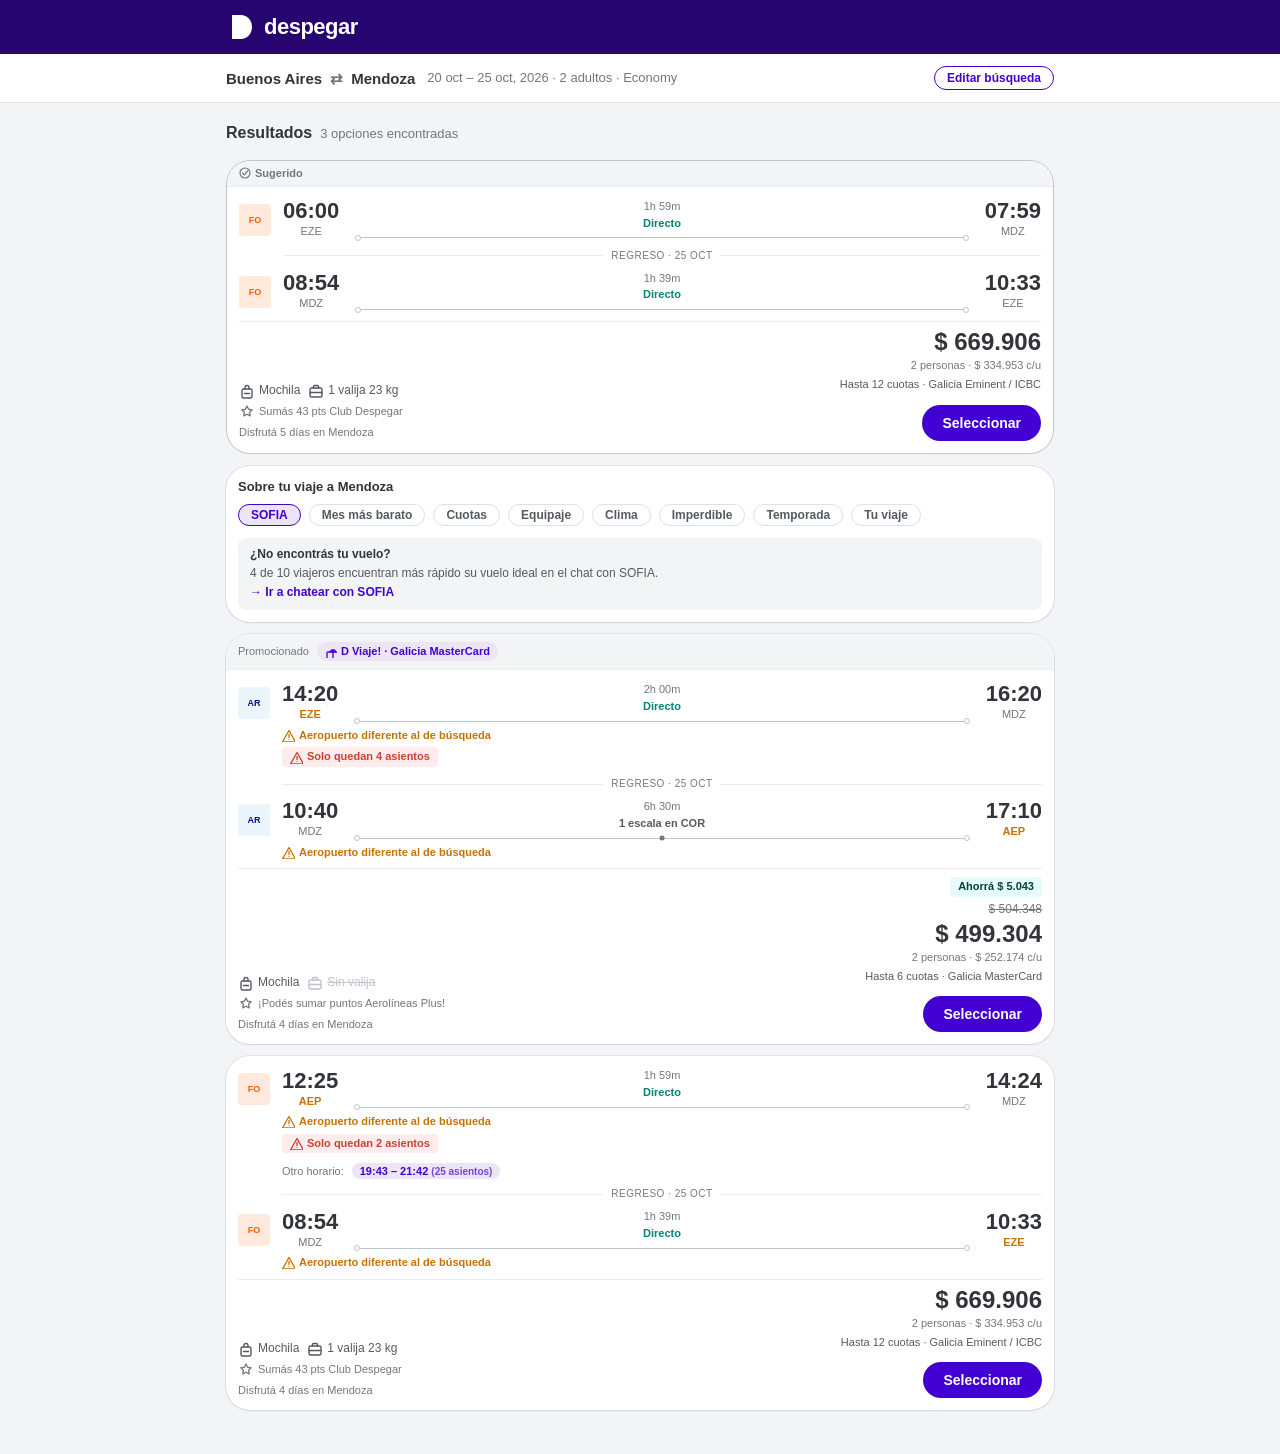
<file: index.html>
<!DOCTYPE html>
<html lang="es">
<head>
  <meta charset="UTF-8">
  <meta name="viewport" content="width=device-width, initial-scale=1.0">
  <title>Vuelos BUE → MDZ | Despegar</title>
  <style>
    /* ─── EVA UI CSS Custom Properties ─── */
    :root {
      --brand-primary-4: #270570;
      --brand-primary-3: #4300D2;
      --brand-primary-2: #A780FF;
      --brand-primary-1: #EBE5F5;
      --brand-secondary-3: #E61A06;
      --brand-secondary-1: #FCE8E6;

      --color-neutral-800: #323439;
      --color-neutral-700: #565A60;
      --color-neutral-600: #72777F;
      --color-neutral-400: #C0C4CC;
      --color-neutral-300: #DDE1E8;
      --color-neutral-200: #E9ECF1;
      --color-neutral-100: #F2F4F5;
      --color-white: #FFFFFF;

      --color-success-900: #01423A;
      --color-success-500: #028574;
      --color-success-300: #C9F0ED;
      --color-success-100: #E6FBFB;
      --color-error-900: #6E2119;
      --color-error-500: #CB4032;
      --color-error-100: #FEEDEC;
      --color-warning-500: #C87203;
      --color-warning-300: #FDDDB4;
      --color-warning-100: #FEF4E6;

      /* Spacing — escala de 4px */
      --sp-1: 4px;
      --sp-2: 8px;
      --sp-3: 12px;
      --sp-4: 16px;
      --sp-5: 20px;
      --sp-6: 24px;
      --sp-8: 32px;

      /* Border radius */
      --r-sm: 4px;
      --r-md: 8px;
      --r-lg: 12px;
      --r-xl: 16px;
      --r-2xl: 24px;

      /* Shadows (EVA line / line-hover / static) */
      --shadow-line: 0 1px 2px rgba(0,0,0,0.06), 0 0 0 1px var(--color-neutral-300);
      --shadow-line-hover: 0 4px 16px rgba(0,0,0,0.10), 0 0 0 1px var(--color-neutral-300);
    }

    *, *::before, *::after { box-sizing: border-box; margin: 0; padding: 0; }

    body {
      font-family: -apple-system, BlinkMacSystemFont, 'Segoe UI', Roboto, sans-serif;
      background: var(--color-neutral-100);
      color: var(--color-neutral-800);
      font-size: 14px;
      line-height: 1.4;
      -webkit-font-smoothing: antialiased;
    }

    /* ─── Typography (EVA classes) ─── */
    .eva-3-h1 { font-size: 28px; font-weight: 700; line-height: 1.2; }
    .eva-3-h4 { font-size: 16px; font-weight: 700; line-height: 1.3; }
    .eva-3-h5 { font-size: 14px; font-weight: 600; line-height: 1.4; }
    .eva-3-h6 { font-size: 12px; font-weight: 600; line-height: 1.4; }
    .eva-3-subtitle-s { font-size: 12px; font-weight: 500; }
    .eva-3-body-s { font-size: 12px; font-weight: 400; line-height: 1.5; }

    /* ─── Grid / Container ─── */
    .eva-3-container {
      max-width: 860px;
      margin: 0 auto;
      padding: 0 var(--sp-4);
    }

    /* ─── Header ─── */
    .page-header {
      background: var(--brand-primary-4);
      padding: var(--sp-3) 0;
      position: sticky;
      top: 0;
      z-index: 100;
    }

    .header-inner {
      display: flex;
      align-items: center;
      gap: var(--sp-4);
    }

    .logo {
      display: flex;
      align-items: center;
      gap: var(--sp-2);
      color: var(--color-white);
      font-size: 22px;
      font-weight: 800;
      letter-spacing: -0.5px;
      text-decoration: none;
      line-height: 1;
    }

    .logo-icon {
      width: 30px;
      height: 30px;
      flex-shrink: 0;
    }

    /* ─── Search bar ─── */
    .search-bar {
      background: var(--color-white);
      border-bottom: 1px solid var(--color-neutral-300);
      padding: var(--sp-3) 0;
    }

    .search-inner {
      display: flex;
      align-items: center;
      gap: var(--sp-3);
      flex-wrap: wrap;
    }

    .search-route {
      display: flex;
      align-items: center;
      gap: var(--sp-2);
      font-weight: 700;
      font-size: 15px;
    }

    .search-sep { color: var(--color-neutral-600); }

    .search-meta {
      font-size: 13px;
      color: var(--color-neutral-600);
    }

    .btn-edit {
      margin-left: auto;
      border: 1.5px solid var(--brand-primary-3);
      color: var(--brand-primary-3);
      background: transparent;
      border-radius: var(--r-2xl);
      padding: var(--sp-1) var(--sp-3);
      font-size: 12px;
      font-weight: 700;
      cursor: pointer;
      white-space: nowrap;
    }

    .btn-edit:hover { background: var(--brand-primary-1); }

    /* ─── Main ─── */
    .page-body { padding: var(--sp-5) 0 var(--sp-8); }

    .results-header {
      display: flex;
      align-items: baseline;
      gap: var(--sp-2);
      margin-bottom: var(--sp-4);
    }

    .results-count {
      font-size: 13px;
      color: var(--color-neutral-600);
    }

    /* ─── Flight Card ─── */
    .flight-card {
      background: var(--color-white);
      border-radius: var(--r-2xl);
      box-shadow: var(--shadow-line);
      margin-bottom: var(--sp-3);
      overflow: hidden;
      cursor: pointer;
      transition: box-shadow 0.2s ease, transform 0.15s ease;
    }

    .flight-card:hover { box-shadow: var(--shadow-line-hover); transform: translateY(-1px); }
    .flight-card:active { transform: scale(0.995); }

    /* Suggested card — gray outline */
    .flight-card.-suggested {
      box-shadow: none;
      border: 1.5px solid var(--color-neutral-400);
    }

    .flight-card.-suggested:hover {
      box-shadow: var(--shadow-line-hover);
      border-color: var(--color-neutral-400);
    }

    /* Suggested top tag */
    .suggested-tag {
      display: flex;
      align-items: center;
      gap: 4px;
      font-size: 11px;
      font-weight: 600;
      color: var(--color-neutral-600);
      background: var(--color-neutral-100);
      border-bottom: 1px solid var(--color-neutral-200);
      padding: 5px var(--sp-3);
    }

    /* Card top badge (sponsored / promo) */
    .card-top-badge {
      padding: var(--sp-2) var(--sp-3);
      border-bottom: 1px solid var(--color-neutral-200);
      display: flex;
      align-items: center;
      gap: var(--sp-2);
      background: var(--color-neutral-100);
    }

    .badge-promoted {
      font-size: 11px;
      color: var(--color-neutral-600);
      font-weight: 500;
    }

    .badge-promo-pill {
      display: inline-flex;
      align-items: center;
      gap: 4px;
      background: var(--brand-primary-1);
      color: var(--brand-primary-3);
      border-radius: var(--r-2xl);
      padding: 2px var(--sp-2);
      font-size: 11px;
      font-weight: 700;
    }

    /* Card body — compact */
    .card-body { padding: var(--sp-3) var(--sp-3) var(--sp-2); }

    /* ─── Flight Leg ─── */
    .flight-leg {
      display: grid;
      grid-template-columns: 32px 1fr;
      gap: var(--sp-3);
      align-items: center;
    }

    .airline-badge {
      width: 32px;
      height: 32px;
      border-radius: var(--r-sm);
      display: flex;
      align-items: center;
      justify-content: center;
      font-size: 9px;
      font-weight: 800;
      flex-shrink: 0;
    }

    .leg-content { display: flex; align-items: center; gap: var(--sp-3); }

    .time-block { text-align: center; flex-shrink: 0; }

    .time-hour {
      font-size: 20px;
      font-weight: 700;
      line-height: 1;
      color: var(--color-neutral-800);
    }

    .time-airport {
      font-size: 11px;
      color: var(--color-neutral-600);
      margin-top: 2px;
    }

    .time-airport.-alt {
      color: var(--color-warning-500);
      font-weight: 600;
    }

    .leg-timeline {
      flex: 1;
      display: flex;
      flex-direction: column;
      align-items: center;
      gap: 4px;
    }

    .leg-meta {
      display: flex;
      flex-direction: column;
      align-items: center;
      gap: 1px;
    }

    .meta-duration {
      font-size: 11px;
      color: var(--color-neutral-600);
      font-weight: 500;
    }

    .meta-stops {
      font-size: 11px;
      font-weight: 700;
    }

    .meta-stops.-direct { color: var(--color-success-500); }
    .meta-stops.-stop { color: var(--color-neutral-700); }

    .timeline-track {
      display: flex;
      align-items: center;
      width: 100%;
      gap: 0;
    }

    .t-dot {
      width: 6px;
      height: 6px;
      border-radius: 50%;
      border: 1.5px solid var(--color-neutral-400);
      flex-shrink: 0;
    }

    .t-line {
      flex: 1;
      height: 1px;
      background: var(--color-neutral-400);
      position: relative;
    }

    .t-stop-dot {
      width: 5px;
      height: 5px;
      border-radius: 50%;
      background: var(--color-neutral-600);
      position: absolute;
      top: 50%;
      left: 50%;
      transform: translate(-50%, -50%);
    }

    /* Leg separator */
    .leg-separator {
      display: flex;
      align-items: center;
      gap: var(--sp-2);
      margin: var(--sp-2) 0 var(--sp-2) 44px;
    }

    .sep-line { flex: 1; height: 1px; background: var(--color-neutral-200); }
    .sep-label { font-size: 10px; color: var(--color-neutral-600); text-transform: uppercase; letter-spacing: 0.5px; }

    /* Seats alert */
    .seats-warning {
      display: inline-flex;
      align-items: center;
      gap: 4px;
      font-size: 11px;
      font-weight: 700;
      color: var(--color-error-500);
      background: var(--color-error-100);
      border-radius: var(--r-sm);
      padding: 2px var(--sp-2);
      margin-left: 44px;
      margin-top: var(--sp-1);
    }

    /* Alt times */
    .alt-times {
      display: flex;
      align-items: center;
      gap: var(--sp-2);
      margin-left: 44px;
      margin-top: var(--sp-2);
      flex-wrap: wrap;
    }

    .alt-label { font-size: 11px; color: var(--color-neutral-600); }

    .alt-btn {
      font-size: 11px;
      font-weight: 600;
      color: var(--brand-primary-3);
      background: var(--brand-primary-1);
      border: none;
      border-radius: var(--r-2xl);
      padding: 2px var(--sp-2);
      cursor: pointer;
    }

    /* ─── Card Divider ─── */
    .card-divider { height: 1px; background: var(--color-neutral-200); margin: 0 var(--sp-3); }

    /* ─── Card Footer — compact ─── */
    .card-footer {
      padding: var(--sp-2) var(--sp-3) var(--sp-3);
      display: flex;
      align-items: flex-end;
      justify-content: space-between;
      gap: var(--sp-4);
    }

    .footer-left { display: flex; flex-direction: column; gap: 5px; }

    .baggage-row {
      display: flex;
      align-items: center;
      gap: var(--sp-2);
      flex-wrap: wrap;
    }

    .bag-item {
      display: flex;
      align-items: center;
      gap: 4px;
      font-size: 12px;
      color: var(--color-neutral-700);
    }

    .bag-item.-off {
      color: var(--color-neutral-400);
      text-decoration: line-through;
    }

    .loyalty-line {
      display: flex;
      align-items: center;
      gap: 4px;
      font-size: 11px;
      color: var(--color-neutral-600);
    }

    .stay-line {
      font-size: 11px;
      color: var(--color-neutral-600);
    }

    /* ─── Price Box ─── */
    .price-box {
      display: flex;
      flex-direction: column;
      align-items: flex-end;
      gap: var(--sp-1);
      flex-shrink: 0;
    }

    .price-discount-chip {
      font-size: 11px;
      font-weight: 700;
      color: var(--color-success-900);
      background: var(--color-success-100);
      border-radius: var(--r-sm);
      padding: 2px var(--sp-2);
    }

    .price-original {
      font-size: 12px;
      color: var(--color-neutral-600);
      text-decoration: line-through;
    }

    .price-main {
      font-size: 24px;
      font-weight: 800;
      color: var(--color-neutral-800);
      line-height: 1;
    }

    .price-sub {
      font-size: 11px;
      color: var(--color-neutral-600);
    }

    .price-bank {
      font-size: 11px;
      color: var(--color-neutral-700);
      font-weight: 500;
    }

    /* ─── CTA Button (EVA contained, large) ─── */
    .eva-3-btn {
      display: inline-flex;
      align-items: center;
      justify-content: center;
      border: none;
      border-radius: var(--r-2xl);
      padding: 10px var(--sp-5);
      font-size: 14px;
      font-weight: 700;
      cursor: pointer;
      transition: background 0.15s ease;
      white-space: nowrap;
      margin-top: var(--sp-2);
    }

    .eva-3-btn.-primary {
      background: var(--brand-primary-3);
      color: var(--color-white);
    }

    .eva-3-btn.-primary:hover { background: var(--brand-primary-4); }

    /* ─── Travel Sage Tips Card — compact ─── */
    .tips-card {
      background: var(--color-white);
      border-radius: var(--r-2xl);
      box-shadow: var(--shadow-line);
      padding: var(--sp-3);
      margin-bottom: var(--sp-3);
    }

    .tips-header {
      display: flex;
      align-items: center;
      gap: var(--sp-2);
      margin-bottom: var(--sp-2);
      font-size: 13px;
      font-weight: 700;
      color: var(--color-neutral-800);
    }

    .tips-pills {
      display: flex;
      gap: var(--sp-2);
      overflow-x: auto;
      padding-bottom: var(--sp-1);
      scrollbar-width: none;
    }

    .tips-pills::-webkit-scrollbar { display: none; }

    .tip-pill {
      flex-shrink: 0;
      border: 1.5px solid var(--color-neutral-300);
      border-radius: var(--r-2xl);
      padding: 3px var(--sp-3);
      font-size: 12px;
      font-weight: 600;
      color: var(--color-neutral-700);
      background: var(--color-white);
      cursor: pointer;
      transition: all 0.15s;
      white-space: nowrap;
    }

    .tip-pill:hover { border-color: var(--brand-primary-3); color: var(--brand-primary-3); background: var(--brand-primary-1); }
    .tip-pill.-active { border-color: var(--brand-primary-3); color: var(--brand-primary-3); background: var(--brand-primary-1); }

    .tip-content {
      margin-top: var(--sp-2);
      background: var(--color-neutral-100);
      border-radius: var(--r-md);
      padding: var(--sp-2) var(--sp-3);
      animation: fadeIn 0.2s ease;
    }

    @keyframes fadeIn { from { opacity: 0; transform: translateY(4px); } to { opacity: 1; transform: translateY(0); } }

    .tip-content-title {
      font-size: 12px;
      font-weight: 700;
      color: var(--color-neutral-800);
      margin-bottom: 2px;
    }

    .tip-content-body {
      font-size: 12px;
      color: var(--color-neutral-700);
      line-height: 1.4;
    }

    .tip-cta {
      display: inline-flex;
      align-items: center;
      gap: 4px;
      margin-top: var(--sp-1);
      font-size: 12px;
      font-weight: 700;
      color: var(--brand-primary-3);
      background: none;
      border: none;
      cursor: pointer;
      padding: 0;
    }

    /* ─── Responsive ─── */
    @media (max-width: 767px) {
      .btn-edit { display: none; }

      .time-hour { font-size: 17px; }
      .price-main { font-size: 20px; }

      .card-footer {
        flex-direction: column;
        align-items: stretch;
        gap: var(--sp-3);
      }

      .price-box {
        flex-direction: row;
        align-items: center;
        justify-content: space-between;
        flex-wrap: wrap;
        gap: var(--sp-2);
      }

      .eva-3-btn.-primary {
        width: 100%;
        padding: 12px;
        font-size: 15px;
        margin-top: var(--sp-1);
      }

      .leg-separator { margin-left: var(--sp-3); }
      .seats-warning { margin-left: var(--sp-3); }
      .alt-times { margin-left: var(--sp-3); }
    }

    @media (min-width: 768px) {
      .leg-content { gap: var(--sp-4); }
      .time-hour { font-size: 22px; }
    }
  </style>
</head>
<body>

<!-- ─── Header ─── -->
<header class="page-header">
  <div class="eva-3-container">
    <div class="header-inner">
      <a class="logo" href="#">
        <!-- Despegar D mark -->
        <svg class="logo-icon" viewBox="0 0 30 30" fill="none" xmlns="http://www.w3.org/2000/svg" aria-hidden="true">
          <path d="M6 3h9C21.075 3 26 8.372 26 15C26 21.628 21.075 27 15 27H6V3Z" fill="white"/>
          <rect x="6" y="3" width="4" height="24" fill="white"/>
        </svg>
        despegar
      </a>
    </div>
  </div>
</header>

<!-- ─── Search Summary Bar ─── -->
<div class="search-bar">
  <div class="eva-3-container">
    <div class="search-inner">
      <div class="search-route">
        <span>Buenos Aires</span>
        <span class="search-sep">⇄</span>
        <span>Mendoza</span>
      </div>
      <span class="search-meta">20 oct – 25 oct, 2026 · 2 adultos · Economy</span>
      <button class="btn-edit">Editar búsqueda</button>
    </div>
  </div>
</div>

<!-- ─── Main Content ─── -->
<main class="page-body">
  <div class="eva-3-container">
    <div class="results-header">
      <h1 class="eva-3-h4">Resultados</h1>
      <span class="results-count" id="results-count"></span>
    </div>
    <div id="flights-list"></div>
  </div>
</main>

<script>
/* ──────────────────────────────────────────────
   DATA — extraída del flights.json
   ────────────────────────────────────────────── */
const FLIGHTS = [
  {
    id: 1,
    suggested: true,
    promoted: false,
    airlines: { out: { code: 'FO', name: 'Flybondi', bg: '#FF5F00', fg: '#fff' }, ret: { code: 'FO', name: 'Flybondi', bg: '#FF5F00', fg: '#fff' } },
    out: {
      depAirport: 'EZE', depTime: '06:00', depDiff: false,
      arrAirport: 'MDZ', arrTime: '07:59', arrDiff: false,
      duration: '1h 59m', stops: 0, seats: 20,
      alternatives: []
    },
    ret: {
      depAirport: 'MDZ', depTime: '08:54', depDiff: false,
      arrAirport: 'EZE', arrTime: '10:33', arrDiff: false,
      duration: '1h 39m', stops: 0, seats: 7,
      alternatives: []
    },
    price: '$ 669.906', pricePer: '$ 334.953 c/u', priceRaw: 669906,
    priceOrig: null, discount: null,
    installments: 12, bank: 'Galicia Eminent / ICBC',
    baggage: { backpack: true, carryOn: false, checked: 1 },
    loyalty: 43, stayDays: 5
  },
  {
    id: 2,
    promoted: true,
    promoLabel: 'D Viaje! · Galicia MasterCard',
    airlines: { out: { code: 'AR', name: 'Aerolíneas', bg: '#74B1E8', fg: '#001489' }, ret: { code: 'AR', name: 'Aerolíneas', bg: '#74B1E8', fg: '#001489' } },
    out: {
      depAirport: 'EZE', depTime: '14:20', depDiff: true,
      arrAirport: 'MDZ', arrTime: '16:20', arrDiff: false,
      duration: '2h 00m', stops: 0, seats: 4,
      alternatives: []
    },
    ret: {
      depAirport: 'MDZ', depTime: '10:40', depDiff: false,
      arrAirport: 'AEP', arrTime: '17:10', arrDiff: true,
      duration: '6h 30m', stops: 1, stopCity: 'COR', waitTime: '4h 05m', seats: 9,
      alternatives: []
    },
    price: '$ 499.304', pricePer: '$ 252.174 c/u', priceRaw: 499304,
    priceOrig: '$ 504.348', discount: 'Ahorrá $ 5.043',
    installments: 6, bank: 'Galicia MasterCard',
    baggage: { backpack: true, carryOn: false, checked: 0 },
    loyalty: 33, stayDays: 4,
    frequentFlyer: '¡Podés sumar puntos Aerolíneas Plus!'
  },
  {
    id: 3,
    promoted: false,
    airlines: { out: { code: 'FO', name: 'Flybondi', bg: '#FF5F00', fg: '#fff' }, ret: { code: 'FO', name: 'Flybondi', bg: '#FF5F00', fg: '#fff' } },
    out: {
      depAirport: 'AEP', depTime: '12:25', depDiff: true,
      arrAirport: 'MDZ', arrTime: '14:24', arrDiff: false,
      duration: '1h 59m', stops: 0, seats: 2,
      alternatives: [{ depTime: '19:43', arrTime: '21:42', seats: 25 }]
    },
    ret: {
      depAirport: 'MDZ', depTime: '08:54', depDiff: false,
      arrAirport: 'EZE', arrTime: '10:33', arrDiff: true,
      duration: '1h 39m', stops: 0, seats: 7,
      alternatives: []
    },
    price: '$ 669.906', pricePer: '$ 334.953 c/u', priceRaw: 669906,
    priceOrig: null, discount: null,
    installments: 12, bank: 'Galicia Eminent / ICBC',
    baggage: { backpack: true, carryOn: false, checked: 1 },
    loyalty: 43, stayDays: 4
  }
];

const TIPS = [
  { pill: 'SOFIA', title: '¿No encontrás tu vuelo?', body: '4 de 10 viajeros encuentran más rápido su vuelo ideal en el chat con SOFIA.', cta: 'Ir a chatear con SOFIA' },
  { pill: 'Mes más barato', title: 'El mes más barato', body: '¡Felicidades! Tus fechas solicitadas son las mejores para viajar. Considerá mayo como alternativa más económica.', cta: null },
  { pill: 'Cuotas', title: 'Aprovechá para pagar en cuotas', body: 'Con Banco Brubank, hasta 12 cuotas sin interés en vuelos nacionales.', cta: 'Ver promociones bancarias' },
  { pill: 'Equipaje', title: 'Equipaje más conveniente', body: 'Para tu vuelo a Mendoza te recomendamos equipaje despachado. Así podés llevar todo lo que necesitás.', cta: null },
  { pill: 'Clima', title: 'Clima en tu destino', body: 'En Mendoza en octubre las temperaturas oscilan entre 15 °C y 25 °C. Llevá ropa ligera y una chaqueta para las noches.', cta: null },
  { pill: 'Imperdible', title: 'Qué tenés que conocer', body: 'No te pierdas la Cordillera de los Andes. Sus paisajes son impresionantes y perfectos para fotos inolvidables.', cta: null },
  { pill: 'Temporada', title: 'Precios en el destino', body: 'En octubre, Mendoza está en temporada media. Los precios son accesibles — probá un asado en el centro.', cta: null },
  { pill: 'Tu viaje', title: 'Sobre tu viaje', body: 'Mendoza te espera con viñedos, montañas y una gastronomía exquisita. ¡Preparate para una experiencia inolvidable!', cta: null }
];

/* ──────────────────────────────────────────────
   SVG ICON HELPERS (EVA UI icon style, stroke-based)
   ────────────────────────────────────────────── */
function svgIcon(name, size) {
  const s = size || 16;
  const base = `width="${s}" height="${s}" viewBox="0 0 ${s} ${s}" fill="none" xmlns="http://www.w3.org/2000/svg" aria-hidden="true" style="display:inline-block;vertical-align:middle;flex-shrink:0;"`;

  const icons = {
    backpack: `<svg ${base} stroke="currentColor" stroke-width="1.4" stroke-linecap="round" stroke-linejoin="round">
      <path d="M6 6V4.5a2 2 0 0 1 4 0V6"/>
      <rect x="3" y="6" width="10" height="9" rx="1.5"/>
      <path d="M5.5 10.5h5"/>
    </svg>`,

    suitcase: `<svg ${base} stroke="currentColor" stroke-width="1.4" stroke-linecap="round" stroke-linejoin="round">
      <path d="M5.5 5V3.5a1 1 0 0 1 1-1h3a1 1 0 0 1 1 1V5"/>
      <rect x="2" y="5" width="12" height="9" rx="1.5"/>
      <line x1="2" y1="9.5" x2="14" y2="9.5"/>
    </svg>`,

    loyalty: `<svg ${base} stroke="currentColor" stroke-width="1.3" stroke-linecap="round" stroke-linejoin="round">
      <path d="M8 2l1.6 3.25 3.6.52-2.6 2.54.61 3.59L8 10.27l-3.21 1.63.61-3.59-2.6-2.54 3.6-.52z"/>
    </svg>`,

    warning: `<svg ${base} stroke="currentColor" stroke-width="1.3" stroke-linecap="round" stroke-linejoin="round">
      <path d="M7 1.5L13.5 13H.5L7 1.5Z"/>
      <line x1="7" y1="5.5" x2="7" y2="8.5"/>
      <circle cx="7" cy="10.5" r="0.6" fill="currentColor" stroke="none"/>
    </svg>`,

    gift: `<svg ${base} stroke="currentColor" stroke-width="1.3" stroke-linecap="round" stroke-linejoin="round">
      <rect x="2" y="6" width="12" height="8" rx="1"/>
      <line x1="8" y1="6" x2="8" y2="14"/>
      <path d="M5.5 6C5.5 4.3 6.5 3.5 8 4c1 .33 1.5 1.5 0 2"/>
      <path d="M10.5 6C10.5 4.3 9.5 3.5 8 4c-1 .33-1.5 1.5 0 2"/>
    </svg>`
  };

  return icons[name] || '';
}

/* ──────────────────────────────────────────────
   RENDER HELPERS
   ────────────────────────────────────────────── */
function airlineBadge(airline) {
  return `<div class="airline-badge" style="background:${airline.bg}22;color:${airline.fg === '#fff' ? airline.bg : airline.fg};">
    ${airline.code}
  </div>`;
}

function renderLeg(leg, airline, direction) {
  const stopsDot = leg.stops > 0 ? `<div class="t-stop-dot"></div>` : '';
  const stopsClass = leg.stops === 0 ? '-direct' : '-stop';
  const stopsLabel = leg.stops === 0 ? 'Directo' : `${leg.stops} escala${leg.stops > 1 ? 's' : ''}${leg.stopCity ? ' en ' + leg.stopCity : ''}`;

  const seatsWarning = leg.seats <= 5
    ? `<div class="seats-warning">${svgIcon('warning', 13)} Solo quedan ${leg.seats} asientos</div>`
    : '';

  const altsHtml = leg.alternatives && leg.alternatives.length > 0
    ? `<div class="alt-times">
        <span class="alt-label">Otro horario:</span>
        ${leg.alternatives.map(a =>
          `<button class="alt-btn" onclick="selectAlt(event,'${a.depTime}','${a.arrTime}')">${a.depTime} – ${a.arrTime} <span style="font-size:10px;opacity:.7;">(${a.seats} asientos)</span></button>`
        ).join('')}
      </div>`
    : '';

  const diffNote = (leg.depDiff || leg.arrDiff)
    ? `<div style="margin-left:44px;margin-top:var(--sp-1);font-size:11px;color:var(--color-warning-500);font-weight:600;display:flex;align-items:center;gap:4px;">${svgIcon('warning', 13)} Aeropuerto diferente al de búsqueda</div>`
    : '';

  return `
    <div class="flight-leg">
      ${airlineBadge(airline)}
      <div class="leg-content">
        <div class="time-block">
          <div class="time-hour">${leg.depTime}</div>
          <div class="time-airport${leg.depDiff ? ' -alt' : ''}">${leg.depAirport}</div>
        </div>

        <div class="leg-timeline">
          <div class="leg-meta">
            <span class="meta-duration">${leg.duration}</span>
            <span class="meta-stops ${stopsClass}">${stopsLabel}</span>
          </div>
          <div class="timeline-track">
            <div class="t-dot"></div>
            <div class="t-line">${stopsDot}</div>
            <div class="t-dot"></div>
          </div>
        </div>

        <div class="time-block">
          <div class="time-hour">${leg.arrTime}</div>
          <div class="time-airport${leg.arrDiff ? ' -alt' : ''}">${leg.arrAirport}</div>
        </div>
      </div>
    </div>
    ${diffNote}
    ${seatsWarning}
    ${altsHtml}
  `;
}

function renderBaggage(b) {
  return `<div class="baggage-row">
    <span class="bag-item">${svgIcon('backpack')} Mochila</span>
    ${b.checked > 0
      ? `<span class="bag-item">${svgIcon('suitcase')} 1 valija 23 kg</span>`
      : `<span class="bag-item -off">${svgIcon('suitcase')} Sin valija</span>`
    }
    ${b.carryOn
      ? `<span class="bag-item">${svgIcon('suitcase')} Carry-on</span>`
      : ``
    }
  </div>`;
}

function renderFlightCard(f) {
  const suggestedTag = f.suggested
    ? `<div class="suggested-tag">
        <svg width="12" height="12" viewBox="0 0 12 12" fill="none" xmlns="http://www.w3.org/2000/svg" aria-hidden="true" style="flex-shrink:0;">
          <circle cx="6" cy="6" r="5" stroke="currentColor" stroke-width="1.2"/>
          <path d="M3.5 6l1.8 1.8L8.5 4" stroke="currentColor" stroke-width="1.2" stroke-linecap="round" stroke-linejoin="round"/>
        </svg>
        Sugerido
      </div>`
    : '';

  const topBadge = f.promoted ? `
    <div class="card-top-badge">
      <span class="badge-promoted">Promocionado</span>
      ${f.promoLabel ? `<span class="badge-promo-pill">${svgIcon('gift', 12)} ${f.promoLabel}</span>` : ''}
    </div>` : '';

  const discountChip = f.discount
    ? `<div class="price-discount-chip">${f.discount}</div>` : '';

  const origPrice = f.priceOrig
    ? `<div class="price-original">${f.priceOrig}</div>` : '';

  const loyaltyLine = f.frequentFlyer
    ? `<div class="loyalty-line">${svgIcon('loyalty')} ${f.frequentFlyer}</div>`
    : f.loyalty
    ? `<div class="loyalty-line">${svgIcon('loyalty')} Sumás ${f.loyalty} pts Club Despegar</div>`
    : '';

  return `
    <article class="flight-card${f.suggested ? ' -suggested' : ''}" onclick="openFlight(${f.id})" role="button" aria-label="Seleccionar vuelo ${f.id}">
      ${suggestedTag}
      ${topBadge}
      <div class="card-body">
        ${renderLeg(f.out, f.airlines.out, 'Ida')}

        <div class="leg-separator">
          <div class="sep-line"></div>
          <span class="sep-label">Regreso · 25 oct</span>
          <div class="sep-line"></div>
        </div>

        ${renderLeg(f.ret, f.airlines.ret, 'Vuelta')}
      </div>

      <div class="card-divider"></div>

      <div class="card-footer">
        <div class="footer-left">
          ${renderBaggage(f.baggage)}
          ${loyaltyLine}
          <div class="stay-line">Disfrutá ${f.stayDays} días en Mendoza</div>
        </div>

        <div class="price-box">
          ${discountChip}
          ${origPrice}
          <div class="price-main">${f.price}</div>
          <div class="price-sub">2 personas · ${f.pricePer}</div>
          <div class="price-bank">Hasta ${f.installments} cuotas · ${f.bank}</div>
          <button class="eva-3-btn -primary" onclick="event.stopPropagation(); openFlight(${f.id})">
            Seleccionar
          </button>
        </div>
      </div>
    </article>
  `;
}

/* ──────────────────────────────────────────────
   TIPS CARD
   ────────────────────────────────────────────── */
let activeTip = 0;

function renderTipsCard() {
  return `
    <div class="tips-card">
      <div class="tips-header">Sobre tu viaje a Mendoza</div>
      <div class="tips-pills" id="tips-pills">
        ${TIPS.map((t, i) => `
          <button class="tip-pill${i === 0 ? ' -active' : ''}" onclick="selectTip(${i})">${t.pill}</button>
        `).join('')}
      </div>
      <div class="tip-content" id="tip-content">
        <div class="tip-content-title">${TIPS[0].title}</div>
        <div class="tip-content-body">${TIPS[0].body}</div>
        ${TIPS[0].cta ? `<button class="tip-cta">→ ${TIPS[0].cta}</button>` : ''}
      </div>
    </div>
  `;
}

function selectTip(i) {
  activeTip = i;
  document.querySelectorAll('.tip-pill').forEach((el, idx) => {
    el.classList.toggle('-active', idx === i);
  });
  const area = document.getElementById('tip-content');
  const t = TIPS[i];
  area.innerHTML = `
    <div class="tip-content-title">${t.title}</div>
    <div class="tip-content-body">${t.body}</div>
    ${t.cta ? `<button class="tip-cta">→ ${t.cta}</button>` : ''}
  `;
  area.style.animation = 'none';
  area.offsetHeight;
  area.style.animation = '';
}

/* ──────────────────────────────────────────────
   ACTIONS
   ────────────────────────────────────────────── */
function openFlight(id) {
  const f = FLIGHTS.find(f => f.id === id);
  if (!f) return;
  const msg = `Seleccionaste:\n${f.airlines.out.name} · Ida ${f.out.depAirport} ${f.out.depTime} → ${f.out.arrTime}\nVuelta ${f.ret.depAirport} ${f.ret.depTime} → ${f.ret.arrTime}\n\nPrecio: ${f.price} (2 personas)`;
  alert(msg);
}

function selectAlt(event, depTime, arrTime) {
  event.stopPropagation();
  alert(`Seleccionaste horario alternativo: ${depTime} – ${arrTime}`);
}

/* ──────────────────────────────────────────────
   INIT
   ────────────────────────────────────────────── */
function render() {
  document.getElementById('results-count').textContent = `${FLIGHTS.length} opciones encontradas`;

  const list = document.getElementById('flights-list');
  list.innerHTML =
    renderFlightCard(FLIGHTS[0]) +
    renderTipsCard() +
    renderFlightCard(FLIGHTS[1]) +
    renderFlightCard(FLIGHTS[2]);
}

render();
</script>

</body>
</html>
</file>
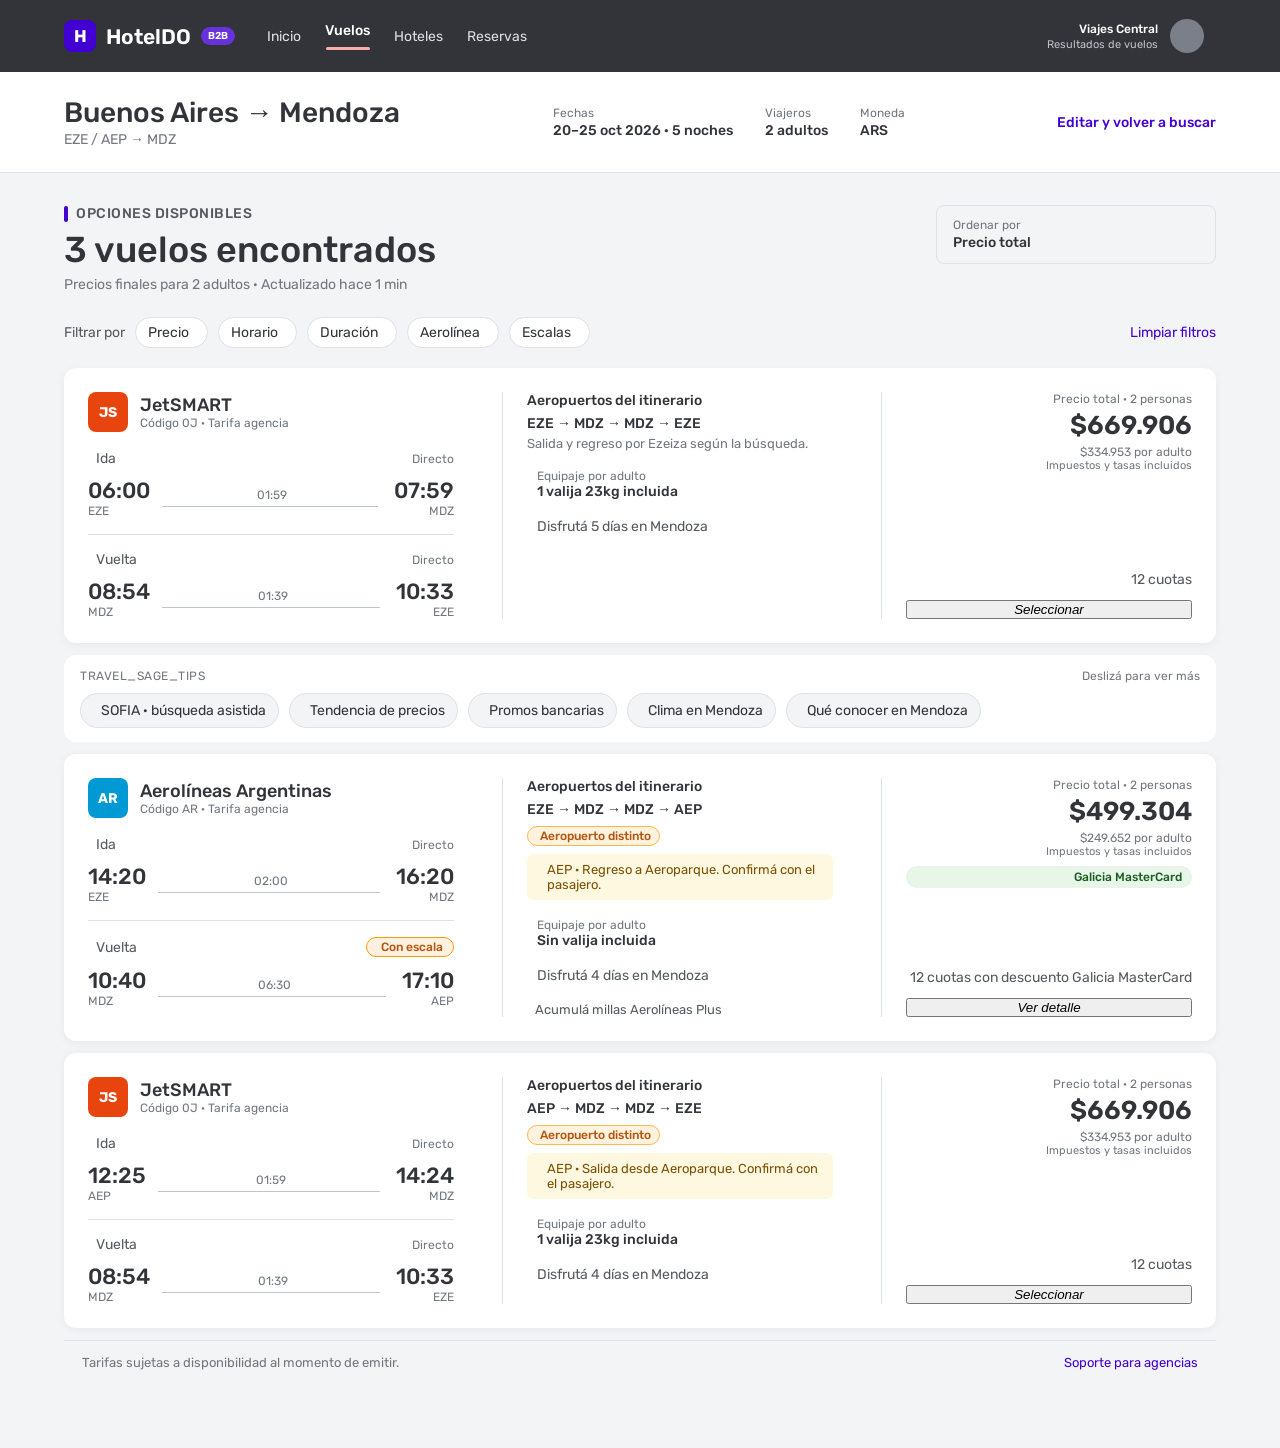
<file: resultados.html>
<!DOCTYPE html>
<html lang="es">
<head>
  <meta charset="UTF-8">
  <meta name="viewport" content="width=device-width, initial-scale=1.0">
  <title>Resultados de vuelos — HotelDO</title>
  <!-- EVA UI css resources start -->
  <link rel="stylesheet" href="https://www.staticontent.com/eva-core/static/eva/eva-core.min.css">
  <link rel="stylesheet" href="https://www.staticontent.com/eva-core/static/eva/eva.min.css">
  <!-- EVA UI css resources end -->
  <link href="https://fonts.googleapis.com/css2?family=Rubik:wght@400;500;600&display=swap" rel="stylesheet">
  <style>
    *, *::before, *::after { box-sizing: border-box; margin: 0; padding: 0; }

    :root {
      --brand-primary: #4300D2;
      --brand-accent: #6832DB;
      --neutral-800: #323439;
      --neutral-700: #565A60;
      --neutral-600: #72777F;
      --neutral-400: #C0C4CC;
      --neutral-300: #DDE1E8;
      --neutral-100: #F2F4F5;
      --white: #FFFFFF;
      --active-indicator: #F6AEA7;
      --font: 'Rubik', sans-serif;
    }

    body { font-family: var(--font); background: var(--neutral-100); color: var(--neutral-800); min-height: 100vh; }

    /* ── HEADER ─────────────────────────────────────────── */
    header {
      background: var(--neutral-800); height: 72px;
      display: flex; align-items: center; justify-content: space-between; padding: 0 64px;
    }

    .header-left { display: flex; align-items: center; gap: 32px; }
    .brand { display: flex; align-items: center; gap: 10px; }

    .brand-symbol {
      width: 32px; height: 32px; background: var(--brand-primary); border-radius: 8px;
      display: flex; align-items: center; justify-content: center;
      color: white; font-size: 17px; font-weight: 700;
    }

    .brand-name { color: white; font-size: 21px; font-weight: 600; }

    .brand-badge {
      background: var(--brand-accent); color: white;
      font-size: 10px; font-weight: 600; padding: 3px 7px; border-radius: 99px;
    }

    nav { display: flex; align-items: center; gap: 24px; }

    .nav-link { color: white; font-size: 14px; text-decoration: none; opacity: 0.85; }

    .nav-link.active {
      font-weight: 500; opacity: 1;
      display: flex; flex-direction: column; align-items: center; gap: 8px;
    }

    .nav-link.active::after {
      content: ''; display: block; width: 44px; height: 3px;
      background: var(--active-indicator); border-radius: 3px;
    }

    .header-right { display: flex; align-items: center; gap: 12px; }
    .agency-context { display: flex; flex-direction: column; align-items: flex-end; gap: 2px; }
    .agency-name { color: white; font-size: 12px; font-weight: 500; }
    .agency-area { color: var(--neutral-400); font-size: 11px; }
    .avatar { width: 34px; height: 34px; border-radius: 50%; background: #7A7F8A; }

    /* ── SEARCH SUMMARY ──────────────────────────────────── */
    .search-summary {
      background: var(--white); border-bottom: 1px solid var(--neutral-300);
      padding: 24px 64px; display: flex; align-items: center; justify-content: space-between;
    }

    .route-info h1 { font-size: 28px; font-weight: 500; color: var(--neutral-800); }
    .route-info .airports { font-size: 14px; color: var(--neutral-600); margin-top: 2px; }

    .search-params { display: flex; gap: 32px; align-items: flex-start; }

    .param-item { display: flex; flex-direction: column; gap: 2px; }
    .param-item .param-label { font-size: 12px; color: var(--neutral-600); }
    .param-item .param-value { font-size: 14px; font-weight: 500; color: var(--neutral-800); }

    .edit-search { color: var(--brand-primary); font-size: 14px; font-weight: 500; text-decoration: none; }

    /* ── MAIN ────────────────────────────────────────────── */
    main { padding: 32px 64px 64px; }

    .list-header { display: flex; align-items: flex-start; justify-content: space-between; margin-bottom: 24px; }

    .accent-bar { width: 4px; height: 16px; background: var(--brand-primary); border-radius: 2px; }

    .section-label { display: flex; align-items: center; gap: 8px; margin-bottom: 6px; }
    .section-label span { font-size: 14px; font-weight: 500; color: var(--neutral-700); letter-spacing: 0.5px; }

    .list-title-block h2 { font-size: 36px; font-weight: 500; color: var(--neutral-800); line-height: 44px; }
    .list-title-block .list-subtitle { font-size: 14px; color: var(--neutral-600); margin-top: 4px; }

    .sort-select {
      border: 1px solid var(--neutral-300); border-radius: 8px;
      padding: 12px 16px; display: flex; align-items: center; gap: 16px;
      min-width: 280px; cursor: pointer;
    }

    .sort-select .sort-label { display: flex; flex-direction: column; gap: 2px; flex: 1; }
    .sort-select .sort-label small { font-size: 12px; color: var(--neutral-600); }
    .sort-select .sort-label span { font-size: 14px; font-weight: 500; color: var(--neutral-800); }

    /* Filters */
    .filters-bar { display: flex; align-items: center; gap: 10px; margin-bottom: 20px; }
    .filter-label { font-size: 14px; color: var(--neutral-700); }

    .filter-chip {
      display: flex; align-items: center; gap: 6px;
      padding: 6px 12px; border: 1px solid var(--neutral-300); border-radius: 99px;
      font-size: 14px; color: var(--neutral-800); cursor: pointer;
      background: var(--white); font-family: var(--font);
    }

    .clear-filters { margin-left: auto; color: var(--brand-primary); font-size: 14px; text-decoration: none; }

    /* ── FLIGHT CARD ─────────────────────────────────────── */
    .flight-card {
      background: var(--white); border-radius: 12px; padding: 24px;
      display: flex; margin-bottom: 12px;
      box-shadow: 0 2px 8px rgba(84,89,98,0.07);
    }

    /* Itinerary column */
    .col-itinerary { width: 390px; flex-shrink: 0; padding-right: 24px; }

    .airline-row { display: flex; align-items: center; gap: 12px; margin-bottom: 18px; }

    .airline-logo {
      width: 40px; height: 40px; border-radius: 8px;
      display: flex; align-items: center; justify-content: center;
      font-size: 14px; font-weight: 700; color: white; flex-shrink: 0;
    }

    .logo-jetsmart { background: #E8440E; }
    .logo-aerolineas { background: #0099D4; }

    .airline-info .airline-name { font-size: 18px; font-weight: 500; color: var(--neutral-800); }
    .airline-info .airline-code { font-size: 12px; color: var(--neutral-600); }

    .leg { margin-top: 16px; }
    .leg + .leg { margin-top: 16px; padding-top: 16px; border-top: 1px solid var(--neutral-300); }

    .leg-header { display: flex; align-items: center; justify-content: space-between; margin-bottom: 10px; }

    .leg-type { display: flex; align-items: center; gap: 8px; font-size: 14px; color: var(--neutral-700); }
    .leg-type i { color: var(--neutral-600); }

    .stops-badge { font-size: 12px; color: var(--neutral-600); }

    .stops-badge.with-stop {
      display: flex; align-items: center; gap: 4px;
      background: #FFF0E0; color: #B45309;
      border: 1px solid #F59E0B; border-radius: 99px;
      padding: 2px 10px; font-weight: 500; font-size: 12px;
    }

    .leg-times { display: flex; align-items: center; }

    .time-block { flex-shrink: 0; }
    .time-block .hour { font-size: 22px; font-weight: 500; color: var(--neutral-800); }
    .time-block .airport-code { font-size: 12px; color: var(--neutral-600); }

    .flight-line { flex: 1; display: flex; flex-direction: column; align-items: center; gap: 4px; padding: 0 12px; }
    .flight-duration { font-size: 12px; color: var(--neutral-600); }

    .flight-track { width: 100%; display: flex; align-items: center; gap: 4px; }
    .track-line { flex: 1; height: 1px; background: var(--neutral-400); }
    .flight-track i { color: var(--neutral-600); }

    /* Separator */
    .col-separator { width: 1px; background: var(--neutral-300); margin: 0 24px; flex-shrink: 0; }

    /* Conditions column */
    .col-conditions { flex: 1; padding-right: 24px; }
    .cond-section { margin-bottom: 18px; }
    .cond-section:last-child { margin-bottom: 0; }

    .cond-title { font-size: 14px; font-weight: 500; color: var(--neutral-800); margin-bottom: 6px; }

    .route-codes { display: flex; align-items: center; gap: 8px; flex-wrap: wrap; margin-bottom: 4px; }
    .route-text { font-size: 14px; font-weight: 500; color: var(--neutral-800); }

    .diff-airport-badge {
      display: flex; align-items: center; gap: 4px;
      background: #FFF3E0; border: 1px solid #FFB74D;
      color: #B45309; font-size: 12px; font-weight: 500;
      padding: 2px 8px; border-radius: 99px;
    }

    .route-note { font-size: 13px; color: var(--neutral-600); margin-top: 2px; }

    .warning-alert {
      background: #FFF8E1; border-radius: 6px; padding: 8px 12px;
      display: flex; align-items: flex-start; gap: 8px;
      font-size: 13px; color: #7A5000; margin-top: 8px;
    }

    .warning-alert i { color: #F59E0B; flex-shrink: 0; margin-top: 1px; }

    .baggage-row { display: flex; align-items: center; gap: 10px; }
    .baggage-row i { color: var(--neutral-700); }

    .baggage-info .baggage-label { font-size: 12px; color: var(--neutral-600); }
    .baggage-info .baggage-value { font-size: 14px; font-weight: 500; color: var(--neutral-800); }

    .stay-row { display: flex; align-items: center; gap: 10px; font-size: 14px; color: var(--neutral-700); }
    .stay-row i { color: var(--neutral-600); }

    .loyalty-row { display: flex; align-items: center; gap: 8px; font-size: 13px; color: var(--neutral-700); }
    .loyalty-row i { color: #F59E0B; }

    /* Price column */
    .col-price { width: 286px; flex-shrink: 0; display: flex; flex-direction: column; justify-content: space-between; }

    .price-block { text-align: right; }
    .price-scope { font-size: 12px; color: var(--neutral-600); margin-bottom: 4px; }
    .price-total { font-size: 26px; font-weight: 600; color: var(--neutral-800); }
    .price-per-adult { font-size: 12px; color: var(--neutral-600); margin-top: 4px; }
    .price-taxes { font-size: 11px; color: var(--neutral-600); }

    .bank-promo {
      display: flex; align-items: center; justify-content: flex-end; gap: 6px;
      background: #E8F5E9; border-radius: 99px; padding: 4px 10px; margin-top: 8px;
    }

    .bank-promo i { color: #1B5E20; }
    .bank-promo span { font-size: 12px; color: #1B5E20; font-weight: 500; }

    .financing-block { display: flex; flex-direction: column; gap: 10px; }
    .installments { font-size: 14px; color: var(--neutral-700); text-align: right; line-height: 20px; }

    /* ── TIPS STRIP ──────────────────────────────────────── */
    .tips-strip { background: var(--white); border-radius: 12px; padding: 14px 16px; margin-bottom: 12px; }

    .tips-header { display: flex; align-items: center; justify-content: space-between; margin-bottom: 10px; }
    .tips-header .tips-title { font-size: 12px; color: var(--neutral-600); text-transform: uppercase; letter-spacing: 0.5px; }
    .tips-header .tips-scroll { font-size: 12px; color: var(--neutral-600); }

    .tips-carousel { display: flex; gap: 10px; overflow-x: auto; }

    .tip-pill {
      display: flex; align-items: center; gap: 8px;
      padding: 8px 12px; border: 1px solid var(--neutral-300); border-radius: 99px;
      font-size: 14px; color: var(--neutral-800); white-space: nowrap;
      cursor: pointer; background: var(--neutral-100);
    }

    .tip-pill i { color: var(--neutral-700); }

    /* ── FOOTER ──────────────────────────────────────────── */
    footer {
      display: flex; align-items: center; justify-content: space-between;
      padding: 14px 18px; margin-top: 8px; border-top: 1px solid var(--neutral-300);
    }

    .footer-coverage { font-size: 13px; color: var(--neutral-600); }

    .footer-support { display: flex; align-items: center; gap: 6px; font-size: 13px; color: var(--brand-primary); text-decoration: none; }
    .footer-support i { color: var(--brand-primary); }
  </style>
</head>
<body>

  <!-- HEADER -->
  <header>
    <div class="header-left">
      <div class="brand">
        <div class="brand-symbol">H</div>
        <span class="brand-name">HotelDO</span>
        <span class="brand-badge">B2B</span>
      </div>
      <nav>
        <a href="#" class="nav-link">Inicio</a>
        <a href="#" class="nav-link active">Vuelos</a>
        <a href="#" class="nav-link">Hoteles</a>
        <a href="#" class="nav-link">Reservas</a>
      </nav>
    </div>
    <div class="header-right">
      <div class="agency-context">
        <span class="agency-name">Viajes Central</span>
        <span class="agency-area">Resultados de vuelos</span>
      </div>
      <div class="avatar"></div>
      <i class="eva-3-icon-chevron-down -eva-3-icon-xsm" style="color:#C0C4CC;"></i>
    </div>
  </header>

  <!-- SEARCH SUMMARY -->
  <div class="search-summary">
    <div class="route-info">
      <h1>Buenos Aires → Mendoza</h1>
      <p class="airports">EZE / AEP → MDZ</p>
    </div>
    <div class="search-params">
      <div class="param-item">
        <span class="param-label">Fechas</span>
        <span class="param-value">20–25 oct 2026 · 5 noches</span>
      </div>
      <div class="param-item">
        <span class="param-label">Viajeros</span>
        <span class="param-value">2 adultos</span>
      </div>
      <div class="param-item">
        <span class="param-label">Moneda</span>
        <span class="param-value">ARS</span>
      </div>
    </div>
    <a href="buscador.html" class="edit-search">Editar y volver a buscar</a>
  </div>

  <!-- MAIN -->
  <main>

    <div class="list-header">
      <div class="list-title-block">
        <div class="section-label">
          <div class="accent-bar"></div>
          <span>OPCIONES DISPONIBLES</span>
        </div>
        <h2>3 vuelos encontrados</h2>
        <p class="list-subtitle">Precios finales para 2 adultos · Actualizado hace 1 min</p>
      </div>
      <div class="sort-select">
        <div class="sort-label">
          <small>Ordenar por</small>
          <span>Precio total</span>
        </div>
        <i class="eva-3-icon-chevron-down -eva-3-icon-xsm" style="color:#72777F;"></i>
      </div>
    </div>

    <!-- Filters -->
    <div class="filters-bar">
      <span class="filter-label">Filtrar por</span>
      <button class="filter-chip">Precio <i class="eva-3-icon-chevron-down -eva-3-icon-xsm"></i></button>
      <button class="filter-chip">Horario <i class="eva-3-icon-chevron-down -eva-3-icon-xsm"></i></button>
      <button class="filter-chip">Duración <i class="eva-3-icon-chevron-down -eva-3-icon-xsm"></i></button>
      <button class="filter-chip">Aerolínea <i class="eva-3-icon-chevron-down -eva-3-icon-xsm"></i></button>
      <button class="filter-chip">Escalas <i class="eva-3-icon-chevron-down -eva-3-icon-xsm"></i></button>
      <a href="#" class="clear-filters">Limpiar filtros</a>
    </div>

    <!-- ── CARD 1: JetSMART ───────────────────────────────── -->
    <div class="flight-card">
      <div class="col-itinerary">
        <div class="airline-row">
          <div class="airline-logo logo-jetsmart">JS</div>
          <div class="airline-info">
            <div class="airline-name">JetSMART</div>
            <div class="airline-code">Código 0J · Tarifa agencia</div>
          </div>
        </div>

        <div class="leg">
          <div class="leg-header">
            <div class="leg-type">
              <i class="eva-3-icon-airplane-going -eva-3-icon-sm"></i>
              Ida
            </div>
            <span class="stops-badge">Directo</span>
          </div>
          <div class="leg-times">
            <div class="time-block">
              <div class="hour">06:00</div>
              <div class="airport-code">EZE</div>
            </div>
            <div class="flight-line">
              <span class="flight-duration">01:59</span>
              <div class="flight-track">
                <div class="track-line"></div>
                <i class="eva-3-icon-airplane-going -eva-3-icon-xsm"></i>
              </div>
            </div>
            <div class="time-block" style="text-align:right;">
              <div class="hour">07:59</div>
              <div class="airport-code">MDZ</div>
            </div>
          </div>
        </div>

        <div class="leg">
          <div class="leg-header">
            <div class="leg-type">
              <i class="eva-3-icon-airplane-return -eva-3-icon-sm"></i>
              Vuelta
            </div>
            <span class="stops-badge">Directo</span>
          </div>
          <div class="leg-times">
            <div class="time-block">
              <div class="hour">08:54</div>
              <div class="airport-code">MDZ</div>
            </div>
            <div class="flight-line">
              <span class="flight-duration">01:39</span>
              <div class="flight-track">
                <div class="track-line"></div>
                <i class="eva-3-icon-airplane-going -eva-3-icon-xsm"></i>
              </div>
            </div>
            <div class="time-block" style="text-align:right;">
              <div class="hour">10:33</div>
              <div class="airport-code">EZE</div>
            </div>
          </div>
        </div>
      </div>

      <div class="col-separator"></div>

      <div class="col-conditions">
        <div class="cond-section">
          <div class="cond-title">Aeropuertos del itinerario</div>
          <div class="route-codes"><span class="route-text">EZE → MDZ → MDZ → EZE</span></div>
          <div class="route-note">Salida y regreso por Ezeiza según la búsqueda.</div>
        </div>
        <div class="cond-section">
          <div class="baggage-row">
            <i class="eva-3-icon-suitcase -eva-3-icon-md"></i>
            <div class="baggage-info">
              <div class="baggage-label">Equipaje por adulto</div>
              <div class="baggage-value">1 valija 23kg incluida</div>
            </div>
          </div>
        </div>
        <div class="cond-section">
          <div class="stay-row">
            <i class="eva-3-icon-calendar -eva-3-icon-sm"></i>
            <span>Disfrutá 5 días en Mendoza</span>
          </div>
        </div>
      </div>

      <div class="col-separator"></div>

      <div class="col-price">
        <div class="price-block">
          <div class="price-scope">Precio total · 2 personas</div>
          <div class="price-total">$669.906</div>
          <div class="price-per-adult">$334.953 por adulto</div>
          <div class="price-taxes">Impuestos y tasas incluidos</div>
        </div>
        <div class="financing-block">
          <div class="installments">12 cuotas</div>
          <button class="eva-3-btn -lg -primary" style="width:100%;">
            <em class="btn-text">Seleccionar</em>
          </button>
        </div>
      </div>
    </div>

    <!-- ── TIPS STRIP ─────────────────────────────────────── -->
    <div class="tips-strip">
      <div class="tips-header">
        <span class="tips-title">TRAVEL_SAGE_TIPS</span>
        <span class="tips-scroll">Deslizá para ver más</span>
      </div>
      <div class="tips-carousel">
        <div class="tip-pill"><i class="eva-3-icon-mail -eva-3-icon-xsm"></i> SOFIA · búsqueda asistida</div>
        <div class="tip-pill"><i class="eva-3-icon-trend-up -eva-3-icon-xsm"></i> Tendencia de precios</div>
        <div class="tip-pill"><i class="eva-3-icon-card -eva-3-icon-xsm"></i> Promos bancarias</div>
        <div class="tip-pill"><i class="eva-3-icon-partly-cloudy -eva-3-icon-xsm"></i> Clima en Mendoza</div>
        <div class="tip-pill"><i class="eva-3-icon-location -eva-3-icon-xsm"></i> Qué conocer en Mendoza</div>
      </div>
    </div>

    <!-- ── CARD 2: Aerolíneas Argentinas ─────────────────── -->
    <div class="flight-card">
      <div class="col-itinerary">
        <div class="airline-row">
          <div class="airline-logo logo-aerolineas">AR</div>
          <div class="airline-info">
            <div class="airline-name">Aerolíneas Argentinas</div>
            <div class="airline-code">Código AR · Tarifa agencia</div>
          </div>
        </div>

        <div class="leg">
          <div class="leg-header">
            <div class="leg-type">
              <i class="eva-3-icon-airplane-going -eva-3-icon-sm"></i>
              Ida
            </div>
            <span class="stops-badge">Directo</span>
          </div>
          <div class="leg-times">
            <div class="time-block">
              <div class="hour">14:20</div>
              <div class="airport-code">EZE</div>
            </div>
            <div class="flight-line">
              <span class="flight-duration">02:00</span>
              <div class="flight-track">
                <div class="track-line"></div>
                <i class="eva-3-icon-airplane-going -eva-3-icon-xsm"></i>
              </div>
            </div>
            <div class="time-block" style="text-align:right;">
              <div class="hour">16:20</div>
              <div class="airport-code">MDZ</div>
            </div>
          </div>
        </div>

        <div class="leg">
          <div class="leg-header">
            <div class="leg-type">
              <i class="eva-3-icon-airplane-return -eva-3-icon-sm"></i>
              Vuelta
            </div>
            <span class="stops-badge with-stop">
              <i class="eva-3-icon-cross -eva-3-icon-xsm"></i> Con escala
            </span>
          </div>
          <div class="leg-times">
            <div class="time-block">
              <div class="hour">10:40</div>
              <div class="airport-code">MDZ</div>
            </div>
            <div class="flight-line">
              <span class="flight-duration">06:30</span>
              <div class="flight-track">
                <div class="track-line"></div>
                <i class="eva-3-icon-airplane-going -eva-3-icon-xsm"></i>
              </div>
            </div>
            <div class="time-block" style="text-align:right;">
              <div class="hour">17:10</div>
              <div class="airport-code">AEP</div>
            </div>
          </div>
        </div>
      </div>

      <div class="col-separator"></div>

      <div class="col-conditions">
        <div class="cond-section">
          <div class="cond-title">Aeropuertos del itinerario</div>
          <div class="route-codes">
            <span class="route-text">EZE → MDZ → MDZ → AEP</span>
            <span class="diff-airport-badge">
              <i class="eva-3-icon-cross -eva-3-icon-xsm"></i> Aeropuerto distinto
            </span>
          </div>
          <div class="warning-alert">
            <i class="eva-3-icon-warning-filled -eva-3-icon-sm"></i>
            AEP · Regreso a Aeroparque. Confirmá con el pasajero.
          </div>
        </div>
        <div class="cond-section">
          <div class="baggage-row">
            <i class="eva-3-icon-suitcase -eva-3-icon-md"></i>
            <div class="baggage-info">
              <div class="baggage-label">Equipaje por adulto</div>
              <div class="baggage-value">Sin valija incluida</div>
            </div>
          </div>
        </div>
        <div class="cond-section">
          <div class="stay-row">
            <i class="eva-3-icon-calendar -eva-3-icon-sm"></i>
            <span>Disfrutá 4 días en Mendoza</span>
          </div>
        </div>
        <div class="cond-section">
          <div class="loyalty-row">
            <i class="eva-3-icon-loyalty -eva-3-icon-sm"></i>
            <span>Acumulá millas Aerolíneas Plus</span>
          </div>
        </div>
      </div>

      <div class="col-separator"></div>

      <div class="col-price">
        <div class="price-block">
          <div class="price-scope">Precio total · 2 personas</div>
          <div class="price-total">$499.304</div>
          <div class="price-per-adult">$249.652 por adulto</div>
          <div class="price-taxes">Impuestos y tasas incluidos</div>
          <div class="bank-promo">
            <i class="eva-3-icon-card -eva-3-icon-xsm"></i>
            <span>Galicia MasterCard</span>
          </div>
        </div>
        <div class="financing-block">
          <div class="installments">12 cuotas con descuento Galicia MasterCard</div>
          <button class="eva-3-btn -lg -outline" style="width:100%;">
            <em class="btn-text">Ver detalle</em>
          </button>
        </div>
      </div>
    </div>

    <!-- ── CARD 3: JetSMART ───────────────────────────────── -->
    <div class="flight-card">
      <div class="col-itinerary">
        <div class="airline-row">
          <div class="airline-logo logo-jetsmart">JS</div>
          <div class="airline-info">
            <div class="airline-name">JetSMART</div>
            <div class="airline-code">Código 0J · Tarifa agencia</div>
          </div>
        </div>

        <div class="leg">
          <div class="leg-header">
            <div class="leg-type">
              <i class="eva-3-icon-airplane-going -eva-3-icon-sm"></i>
              Ida
            </div>
            <span class="stops-badge">Directo</span>
          </div>
          <div class="leg-times">
            <div class="time-block">
              <div class="hour">12:25</div>
              <div class="airport-code">AEP</div>
            </div>
            <div class="flight-line">
              <span class="flight-duration">01:59</span>
              <div class="flight-track">
                <div class="track-line"></div>
                <i class="eva-3-icon-airplane-going -eva-3-icon-xsm"></i>
              </div>
            </div>
            <div class="time-block" style="text-align:right;">
              <div class="hour">14:24</div>
              <div class="airport-code">MDZ</div>
            </div>
          </div>
        </div>

        <div class="leg">
          <div class="leg-header">
            <div class="leg-type">
              <i class="eva-3-icon-airplane-return -eva-3-icon-sm"></i>
              Vuelta
            </div>
            <span class="stops-badge">Directo</span>
          </div>
          <div class="leg-times">
            <div class="time-block">
              <div class="hour">08:54</div>
              <div class="airport-code">MDZ</div>
            </div>
            <div class="flight-line">
              <span class="flight-duration">01:39</span>
              <div class="flight-track">
                <div class="track-line"></div>
                <i class="eva-3-icon-airplane-going -eva-3-icon-xsm"></i>
              </div>
            </div>
            <div class="time-block" style="text-align:right;">
              <div class="hour">10:33</div>
              <div class="airport-code">EZE</div>
            </div>
          </div>
        </div>
      </div>

      <div class="col-separator"></div>

      <div class="col-conditions">
        <div class="cond-section">
          <div class="cond-title">Aeropuertos del itinerario</div>
          <div class="route-codes">
            <span class="route-text">AEP → MDZ → MDZ → EZE</span>
            <span class="diff-airport-badge">
              <i class="eva-3-icon-cross -eva-3-icon-xsm"></i> Aeropuerto distinto
            </span>
          </div>
          <div class="warning-alert">
            <i class="eva-3-icon-warning-filled -eva-3-icon-sm"></i>
            AEP · Salida desde Aeroparque. Confirmá con el pasajero.
          </div>
        </div>
        <div class="cond-section">
          <div class="baggage-row">
            <i class="eva-3-icon-suitcase -eva-3-icon-md"></i>
            <div class="baggage-info">
              <div class="baggage-label">Equipaje por adulto</div>
              <div class="baggage-value">1 valija 23kg incluida</div>
            </div>
          </div>
        </div>
        <div class="cond-section">
          <div class="stay-row">
            <i class="eva-3-icon-calendar -eva-3-icon-sm"></i>
            <span>Disfrutá 4 días en Mendoza</span>
          </div>
        </div>
      </div>

      <div class="col-separator"></div>

      <div class="col-price">
        <div class="price-block">
          <div class="price-scope">Precio total · 2 personas</div>
          <div class="price-total">$669.906</div>
          <div class="price-per-adult">$334.953 por adulto</div>
          <div class="price-taxes">Impuestos y tasas incluidos</div>
        </div>
        <div class="financing-block">
          <div class="installments">12 cuotas</div>
          <button class="eva-3-btn -lg -primary" style="width:100%;">
            <em class="btn-text">Seleccionar</em>
          </button>
        </div>
      </div>
    </div>

    <!-- Footer -->
    <footer>
      <span class="footer-coverage">Tarifas sujetas a disponibilidad al momento de emitir.</span>
      <a href="#" class="footer-support">
        <i class="eva-3-icon-question-circle -eva-3-icon-sm"></i>
        Soporte para agencias
      </a>
    </footer>

  </main>
</body>
</html>
</file>
